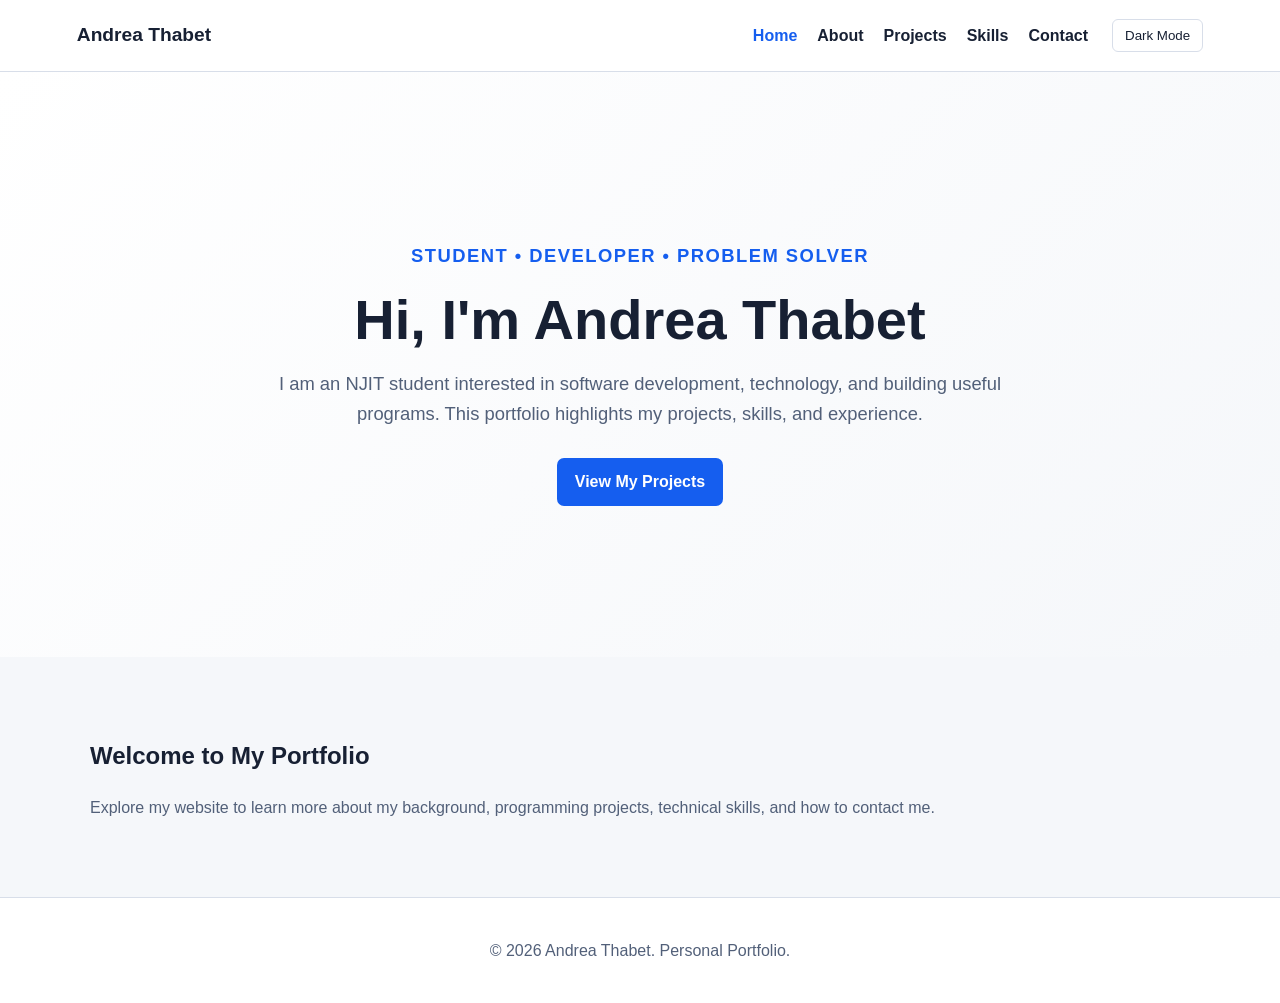
<file: index.html>
<!DOCTYPE html>
<html lang="en">

<head>
    <meta charset="UTF-8">
    <meta name="viewport" content="width=device-width, initial-scale=1.0">
    <meta name="description" content="Andrea Thabet personal portfolio">
    <title>Andrea Thabet | Home</title>

    <link rel="stylesheet" href="style.css">
</head>

<body>

<header>
    <nav class="navbar" aria-label="Main navigation">

        <a class="logo" href="index.html">Andrea Thabet</a>

        <button class="menu-toggle"
                aria-label="Open navigation menu"
                aria-expanded="false">
            ☰
        </button>

        <ul class="nav-links">
            <li><a class="active" href="index.html">Home</a></li>
            <li><a href="about.html">About</a></li>
            <li><a href="projects.html">Projects</a></li>
            <li><a href="skills.html">Skills</a></li>
            <li><a href="contact.html">Contact</a></li>
        </ul>

        <button id="themeButton"
                class="theme-button"
                type="button">
            Dark Mode
        </button>

    </nav>
</header>


<main>

    <section class="hero">
        <div>

            <p class="eyebrow">
                Student • Developer • Problem Solver
            </p>

            <h1>Hi, I'm Andrea Thabet</h1>

            <p>
                I am an NJIT student interested in software development,
                technology, and building useful programs. This portfolio
                highlights my projects, skills, and experience.
            </p>

            <a class="button" href="projects.html">
                View My Projects
            </a>

        </div>
    </section>


    <section class="section">

        <h2>Welcome to My Portfolio</h2>

        <p>
            Explore my website to learn more about my background,
            programming projects, technical skills, and how to contact me.
        </p>

    </section>

</main>


<footer>
    <p>&copy; 2026 Andrea Thabet. Personal Portfolio.</p>
</footer>


<script src="script.js"></script>

</body>
</html>
</file>
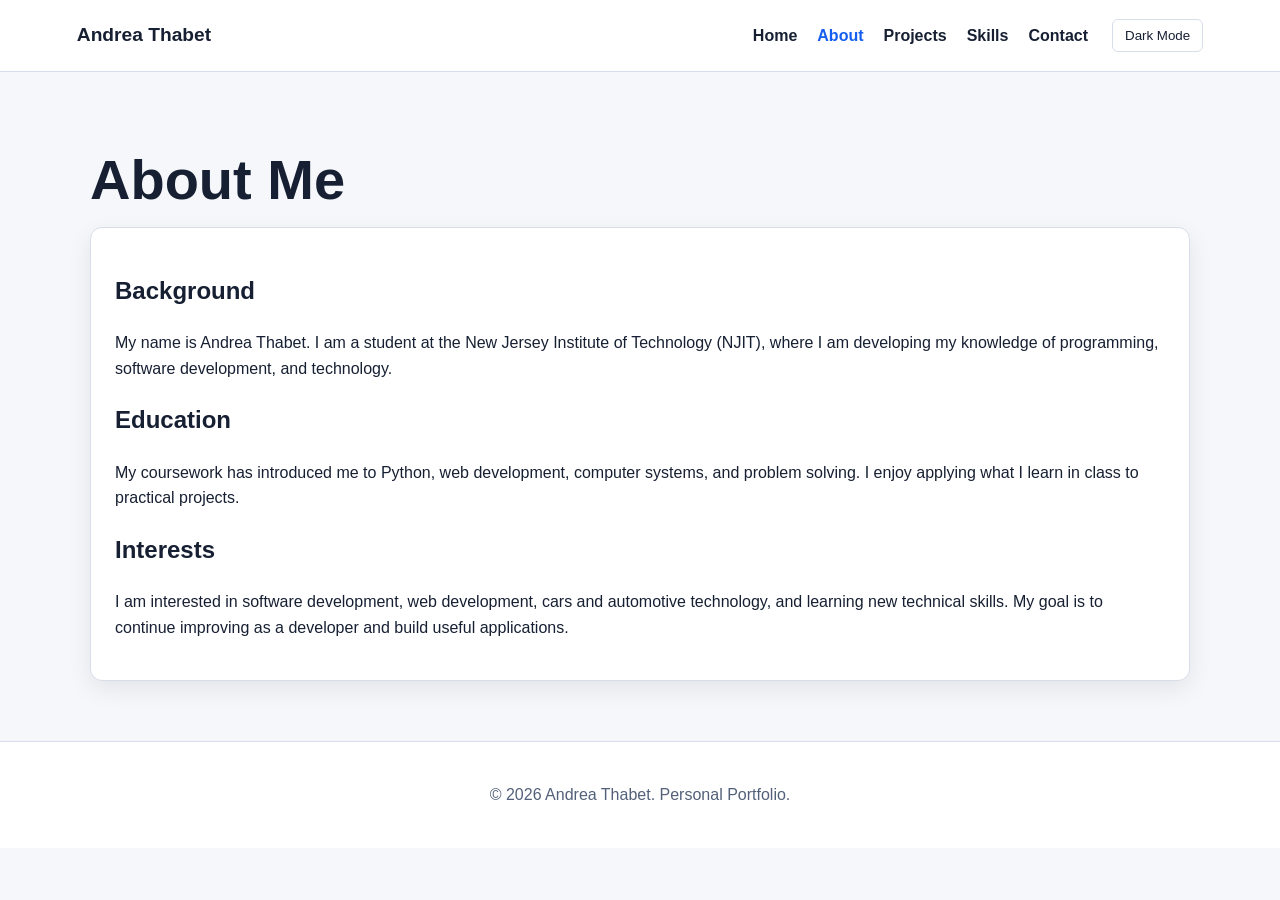
<file: about.html>
<!DOCTYPE html>
<html lang="en">

<head>
    <meta charset="UTF-8">
    <meta name="viewport" content="width=device-width, initial-scale=1.0">
    <meta name="description" content="About Andrea Thabet">
    <title>Andrea Thabet | About</title>

    <link rel="stylesheet" href="style.css">
</head>

<body>

<header>
    <nav class="navbar" aria-label="Main navigation">

        <a class="logo" href="index.html">Andrea Thabet</a>

        <button class="menu-toggle"
                aria-label="Open navigation menu"
                aria-expanded="false">
            ☰
        </button>

        <ul class="nav-links">
            <li><a href="index.html">Home</a></li>
            <li><a class="active" href="about.html">About</a></li>
            <li><a href="projects.html">Projects</a></li>
            <li><a href="skills.html">Skills</a></li>
            <li><a href="contact.html">Contact</a></li>
        </ul>

        <button id="themeButton" class="theme-button" type="button">
            Dark Mode
        </button>

    </nav>
</header>

<main class="section">

    <h1>About Me</h1>

    <div class="content-card">

        <h2>Background</h2>
        <p>
            My name is Andrea Thabet. I am a student at the New Jersey
            Institute of Technology (NJIT), where I am developing my
            knowledge of programming, software development, and technology.
        </p>

        <h2>Education</h2>
        <p>
            My coursework has introduced me to Python, web development,
            computer systems, and problem solving. I enjoy applying what
            I learn in class to practical projects.
        </p>

        <h2>Interests</h2>
        <p>
            I am interested in software development, web development,
            cars and automotive technology, and learning new technical
            skills. My goal is to continue improving as a developer and
            build useful applications.
        </p>

    </div>

</main>

<footer>
    <p>&copy; 2026 Andrea Thabet. Personal Portfolio.</p>
</footer>

<script src="script.js"></script>

</body>
</html>
</file>
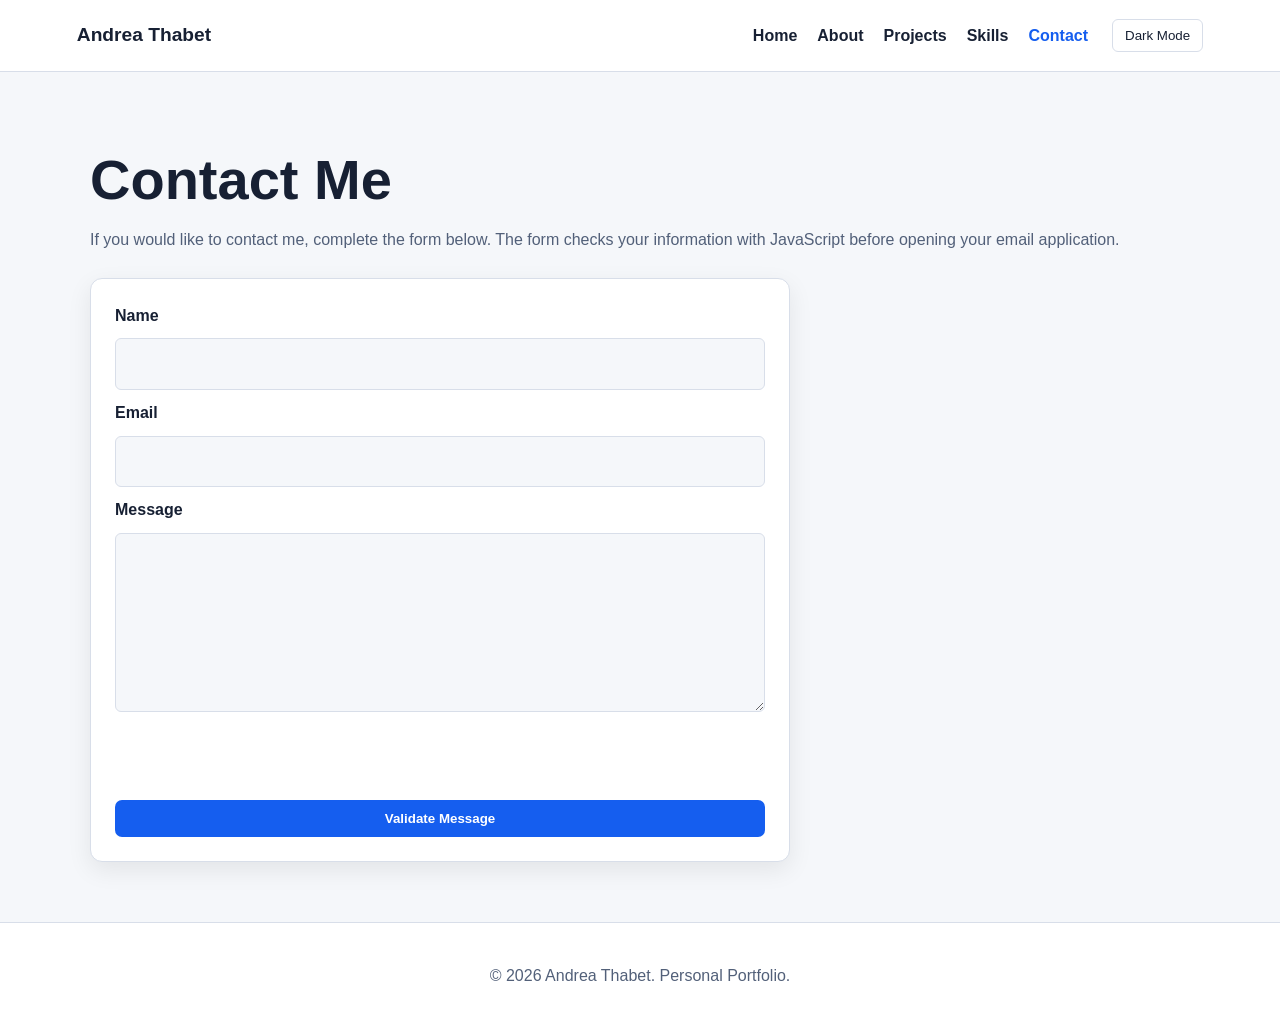
<file: contact.html>
<!DOCTYPE html>
<html lang="en">

<head>
    <meta charset="UTF-8">
    <meta name="viewport" content="width=device-width, initial-scale=1.0">
    <meta name="description" content="Contact Andrea Thabet">
    <title>Andrea Thabet | Contact</title>

    <link rel="stylesheet" href="style.css">
</head>

<body>

<header>
    <nav class="navbar" aria-label="Main navigation">

        <a class="logo" href="index.html">Andrea Thabet</a>

        <button class="menu-toggle"
                aria-label="Open navigation menu"
                aria-expanded="false">
            ☰
        </button>

        <ul class="nav-links">
            <li><a href="index.html">Home</a></li>
            <li><a href="about.html">About</a></li>
            <li><a href="projects.html">Projects</a></li>
            <li><a href="skills.html">Skills</a></li>
            <li><a class="active" href="contact.html">Contact</a></li>
        </ul>

        <button id="themeButton"
                class="theme-button"
                type="button">
            Dark Mode
        </button>

    </nav>
</header>


<main class="section">

    <h1>Contact Me</h1>

    <p>
        If you would like to contact me, complete the form below.
        The form checks your information with JavaScript before
        opening your email application.
    </p>

    <form id="contactForm"
          class="contact-form"
          novalidate>

        <label for="name">Name</label>
        <input id="name"
               name="name"
               type="text"
               required>

        <label for="email">Email</label>
        <input id="email"
               name="email"
               type="email"
               required>

        <label for="message">Message</label>
        <textarea id="message"
                  name="message"
                  rows="6"
                  required></textarea>

        <p id="formMessage"
           class="form-message"
           aria-live="polite">
        </p>

        <button class="button" type="submit">
            Validate Message
        </button>

    </form>

</main>


<footer>
    <p>&copy; 2026 Andrea Thabet. Personal Portfolio.</p>
</footer>


<script src="script.js"></script>

</body>
</html>
</file>
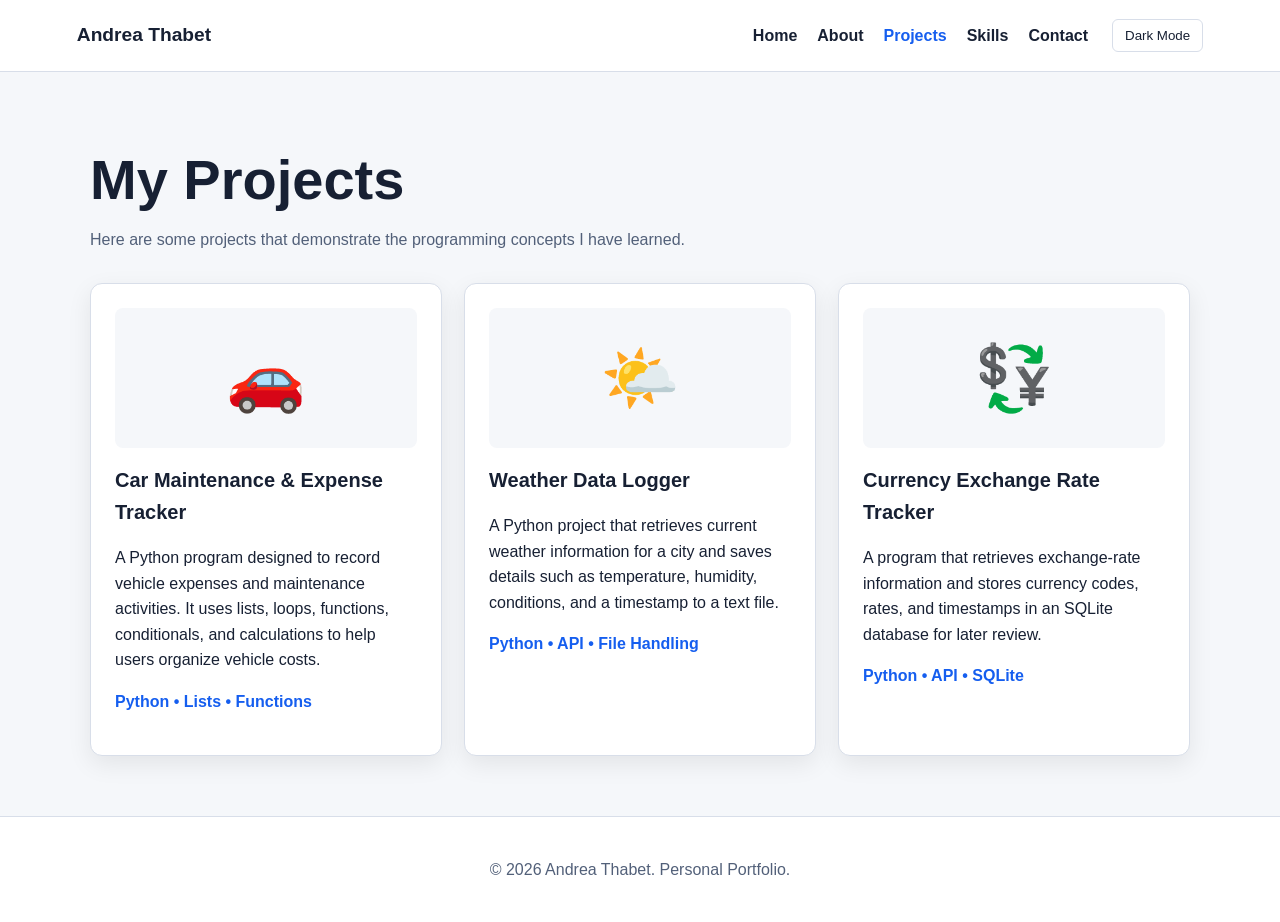
<file: projects.html>
<!DOCTYPE html>
<html lang="en">

<head>
    <meta charset="UTF-8">
    <meta name="viewport" content="width=device-width, initial-scale=1.0">
    <meta name="description" content="Andrea Thabet projects">
    <title>Andrea Thabet | Projects</title>

    <link rel="stylesheet" href="style.css">
</head>

<body>

<header>
    <nav class="navbar" aria-label="Main navigation">

        <a class="logo" href="index.html">Andrea Thabet</a>

        <button class="menu-toggle"
                aria-label="Open navigation menu"
                aria-expanded="false">
            ☰
        </button>

        <ul class="nav-links">
            <li><a href="index.html">Home</a></li>
            <li><a href="about.html">About</a></li>
            <li><a class="active" href="projects.html">Projects</a></li>
            <li><a href="skills.html">Skills</a></li>
            <li><a href="contact.html">Contact</a></li>
        </ul>

        <button id="themeButton" class="theme-button" type="button">
            Dark Mode
        </button>

    </nav>
</header>


<main class="section">

    <h1>My Projects</h1>

    <p>
        Here are some projects that demonstrate the programming
        concepts I have learned.
    </p>

    <div class="project-grid">

        <article class="project-card">

            <div class="project-placeholder"
                 role="img"
                 aria-label="Car maintenance tracker project illustration">
                🚗
            </div>

            <h2>Car Maintenance & Expense Tracker</h2>

            <p>
                A Python program designed to record vehicle expenses and
                maintenance activities. It uses lists, loops, functions,
                conditionals, and calculations to help users organize
                vehicle costs.
            </p>

            <p class="tags">
                Python • Lists • Functions
            </p>

        </article>


        <article class="project-card">

            <div class="project-placeholder"
                 role="img"
                 aria-label="Weather data project illustration">
                🌤️
            </div>

            <h2>Weather Data Logger</h2>

            <p>
                A Python project that retrieves current weather information
                for a city and saves details such as temperature, humidity,
                conditions, and a timestamp to a text file.
            </p>

            <p class="tags">
                Python • API • File Handling
            </p>

        </article>


        <article class="project-card">

            <div class="project-placeholder"
                 role="img"
                 aria-label="Currency exchange project illustration">
                💱
            </div>

            <h2>Currency Exchange Rate Tracker</h2>

            <p>
                A program that retrieves exchange-rate information and
                stores currency codes, rates, and timestamps in an SQLite
                database for later review.
            </p>

            <p class="tags">
                Python • API • SQLite
            </p>

        </article>

    </div>

</main>


<footer>
    <p>&copy; 2026 Andrea Thabet. Personal Portfolio.</p>
</footer>


<script src="script.js"></script>

</body>
</html>
</file>
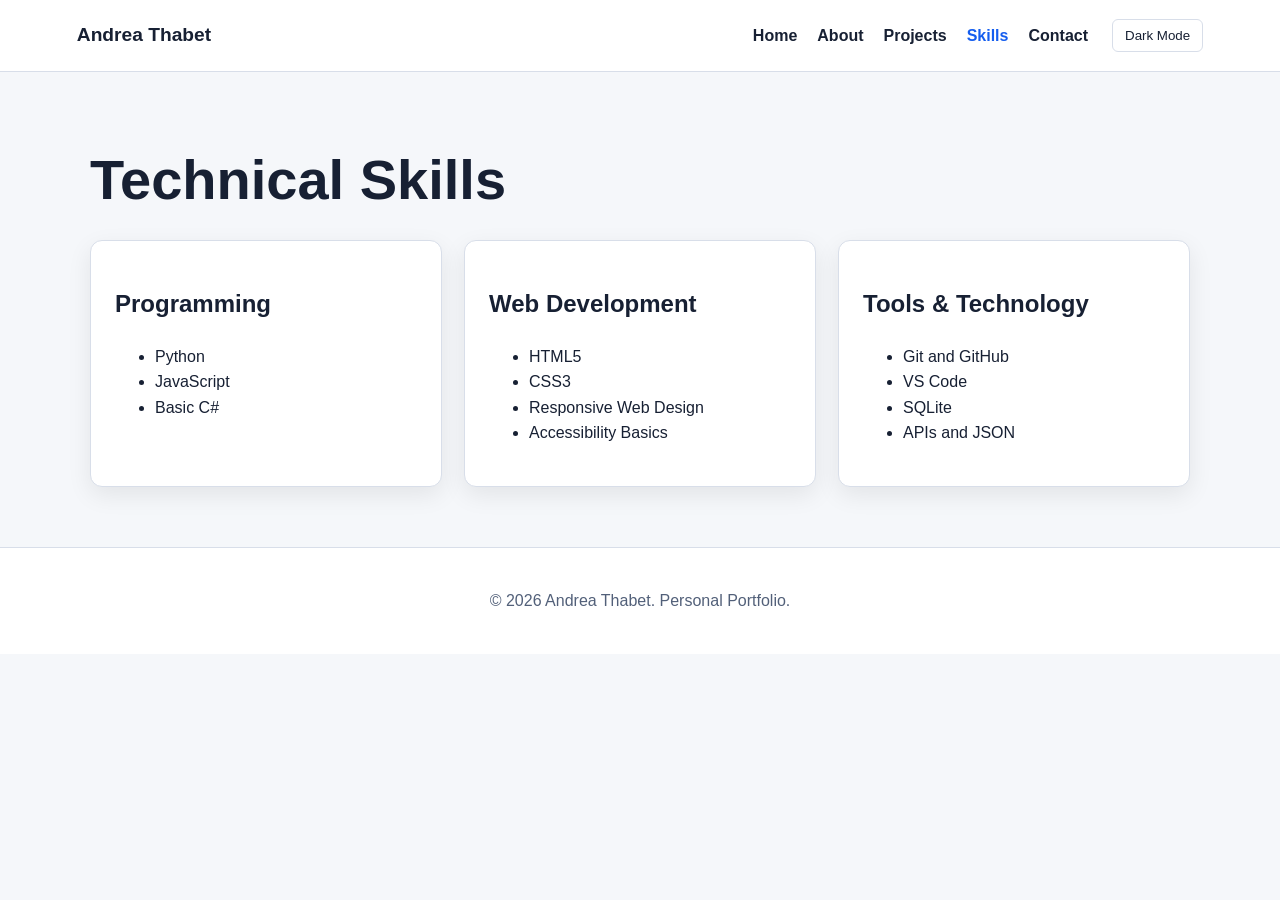
<file: skills.html>
<!DOCTYPE html>
<html lang="en">

<head>
    <meta charset="UTF-8">
    <meta name="viewport" content="width=device-width, initial-scale=1.0">
    <meta name="description" content="Andrea Thabet technical skills">
    <title>Andrea Thabet | Skills</title>

    <link rel="stylesheet" href="style.css">
</head>

<body>

<header>
    <nav class="navbar" aria-label="Main navigation">

        <a class="logo" href="index.html">Andrea Thabet</a>

        <button class="menu-toggle"
                aria-label="Open navigation menu"
                aria-expanded="false">
            ☰
        </button>

        <ul class="nav-links">
            <li><a href="index.html">Home</a></li>
            <li><a href="about.html">About</a></li>
            <li><a href="projects.html">Projects</a></li>
            <li><a class="active" href="skills.html">Skills</a></li>
            <li><a href="contact.html">Contact</a></li>
        </ul>

        <button id="themeButton"
                class="theme-button"
                type="button">
            Dark Mode
        </button>

    </nav>
</header>


<main class="section">

    <h1>Technical Skills</h1>

    <div class="skills-grid">

        <section class="content-card">

            <h2>Programming</h2>

            <ul>
                <li>Python</li>
                <li>JavaScript</li>
                <li>Basic C#</li>
            </ul>

        </section>


        <section class="content-card">

            <h2>Web Development</h2>

            <ul>
                <li>HTML5</li>
                <li>CSS3</li>
                <li>Responsive Web Design</li>
                <li>Accessibility Basics</li>
            </ul>

        </section>


        <section class="content-card">

            <h2>Tools & Technology</h2>

            <ul>
                <li>Git and GitHub</li>
                <li>VS Code</li>
                <li>SQLite</li>
                <li>APIs and JSON</li>
            </ul>

        </section>

    </div>

</main>


<footer>
    <p>&copy; 2026 Andrea Thabet. Personal Portfolio.</p>
</footer>


<script src="script.js"></script>

</body>
</html>
</file>
<file: style.css>
:root{--bg:#f5f7fa;--surface:#fff;--text:#172033;--muted:#526079;--accent:#155eef;--accent-dark:#0d47bd;--border:#d8dee9;--shadow:0 8px 24px rgba(0,0,0,.08)}
*{box-sizing:border-box}html{scroll-behavior:smooth}body{margin:0;font-family:Arial,Helvetica,sans-serif;background:var(--bg);color:var(--text);line-height:1.6}body.dark{--bg:#101522;--surface:#1b2233;--text:#f4f7fb;--muted:#c5cede;--accent:#78a9ff;--accent-dark:#a9c7ff;--border:#3b465c;--shadow:0 8px 24px rgba(0,0,0,.3)}a{color:var(--accent)}a:focus-visible,button:focus-visible,input:focus-visible,textarea:focus-visible{outline:3px solid var(--accent);outline-offset:3px}.navbar{min-height:72px;padding:0 6%;display:flex;align-items:center;gap:24px;background:var(--surface);border-bottom:1px solid var(--border)}.logo{font-size:1.2rem;font-weight:700;text-decoration:none;color:var(--text);margin-right:auto}.nav-links{display:flex;gap:20px;list-style:none;margin:0;padding:0}.nav-links a{text-decoration:none;color:var(--text);font-weight:600}.nav-links a:hover,.nav-links a.active{color:var(--accent)}.menu-toggle{display:none;background:transparent;border:1px solid var(--border);color:var(--text);font-size:1.5rem;padding:5px 10px;border-radius:6px}.theme-button{border:1px solid var(--border);background:var(--surface);color:var(--text);padding:8px 12px;border-radius:6px;cursor:pointer}.hero{min-height:65vh;display:grid;place-items:center;padding:60px 8%;text-align:center;background:linear-gradient(135deg,var(--surface),var(--bg))}.hero>div{max-width:800px}.hero h1,.section h1{font-size:clamp(2rem,5vw,3.5rem);line-height:1.1;margin:.3em 0}.hero p{font-size:1.15rem;color:var(--muted)}.eyebrow{color:var(--accent)!important;font-weight:700;text-transform:uppercase;letter-spacing:.08em}.button{display:inline-block;margin-top:12px;background:var(--accent);color:white;border:0;border-radius:7px;padding:11px 18px;text-decoration:none;font-weight:700;cursor:pointer}.button:hover{background:var(--accent-dark)}.section{width:min(1100px,88%);margin:0 auto;padding:60px 0}.section>p{color:var(--muted)}.content-card,.project-card,.contact-form{background:var(--surface);border:1px solid var(--border);border-radius:12px;padding:24px;box-shadow:var(--shadow)}.project-grid,.skills-grid{display:grid;grid-template-columns:repeat(3,1fr);gap:22px;margin-top:30px}.project-card h2{font-size:1.25rem}.project-placeholder{height:140px;display:grid;place-items:center;font-size:4rem;background:var(--bg);border-radius:8px}.tags{font-weight:700;color:var(--accent)!important}.contact-form{max-width:700px;display:grid;gap:10px;margin-top:25px}.contact-form label{font-weight:700}.contact-form input,.contact-form textarea{width:100%;padding:12px;border:1px solid var(--border);border-radius:6px;background:var(--bg);color:var(--text);font:inherit}.form-message{min-height:24px;font-weight:700}footer{text-align:center;padding:24px;background:var(--surface);border-top:1px solid var(--border);color:var(--muted)}
@media(max-width:760px){.navbar{flex-wrap:wrap;padding:14px 5%}.menu-toggle{display:block}.theme-button{order:2}.nav-links{display:none;order:3;width:100%;flex-direction:column;padding:15px 0}.nav-links.open{display:flex}.project-grid,.skills-grid{grid-template-columns:1fr}.hero{min-height:55vh;padding:45px 6%}.section{width:90%;padding:40px 0}}
</file>
